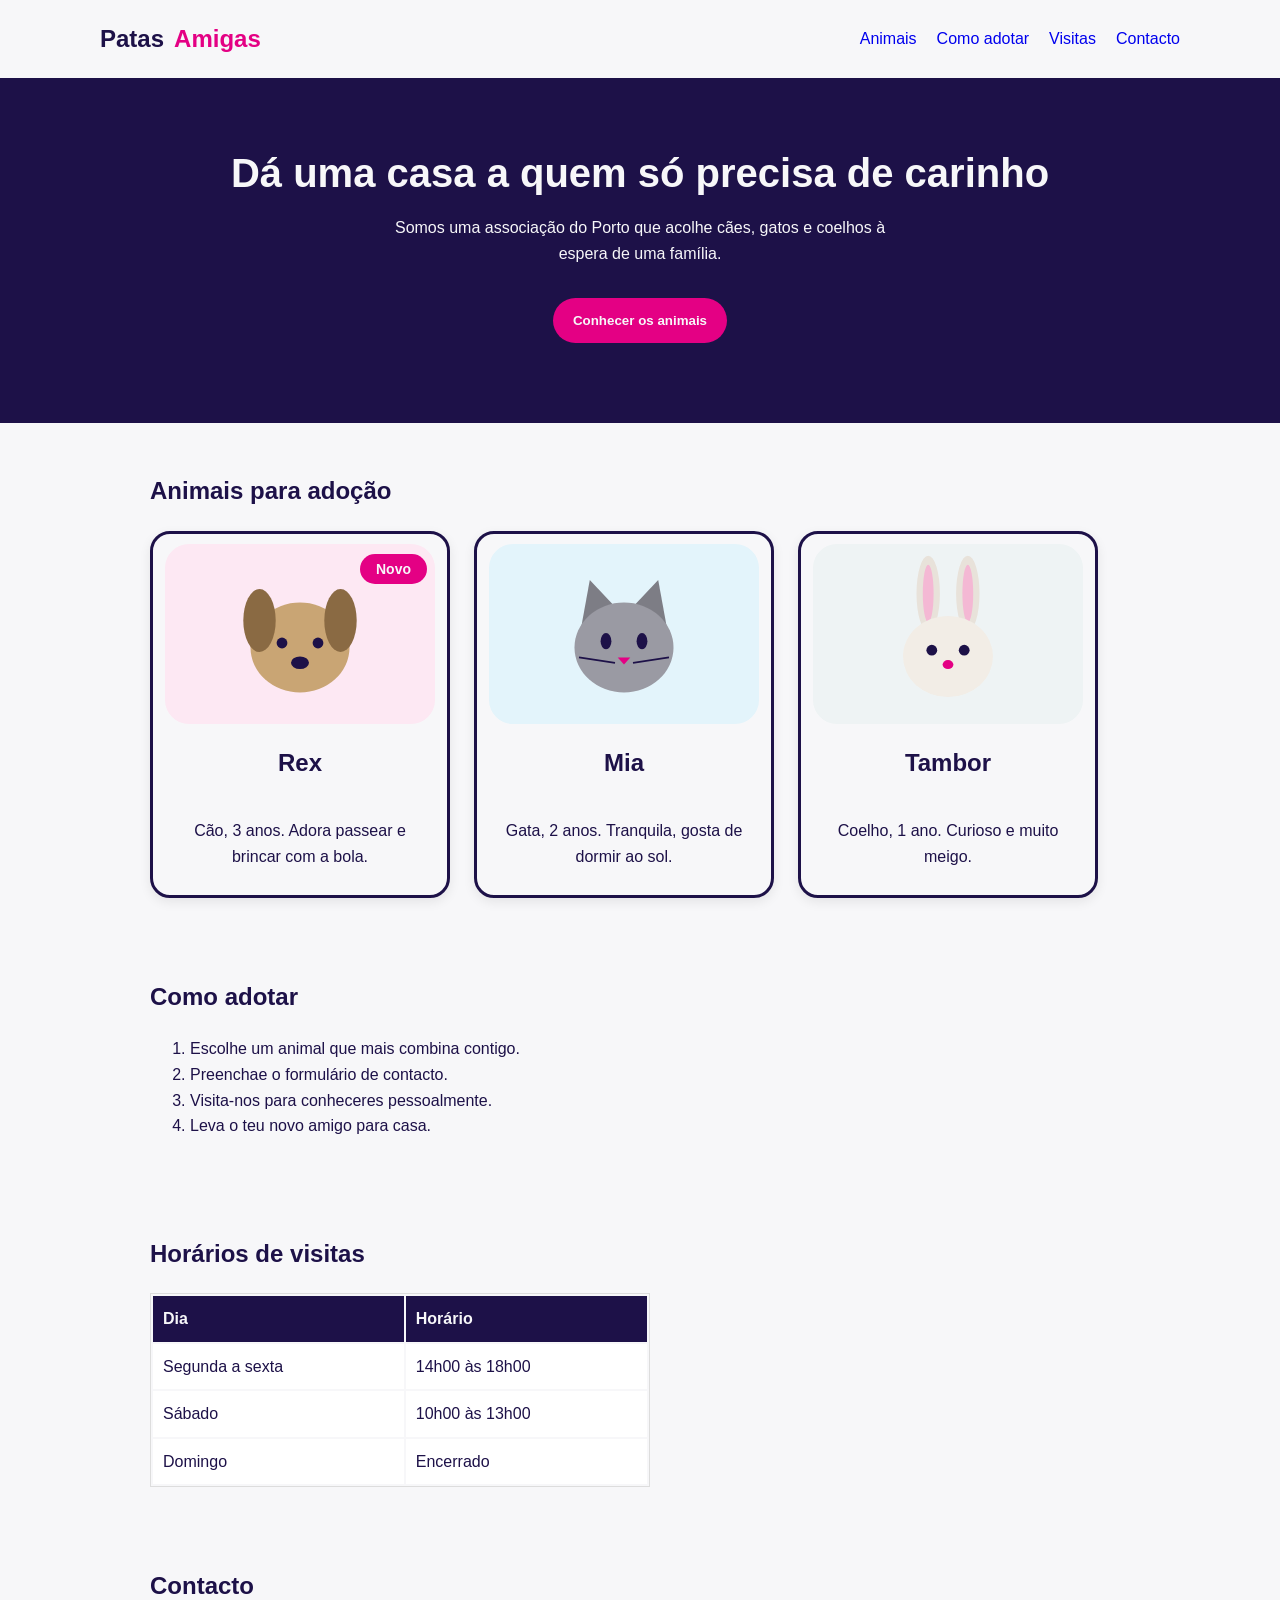
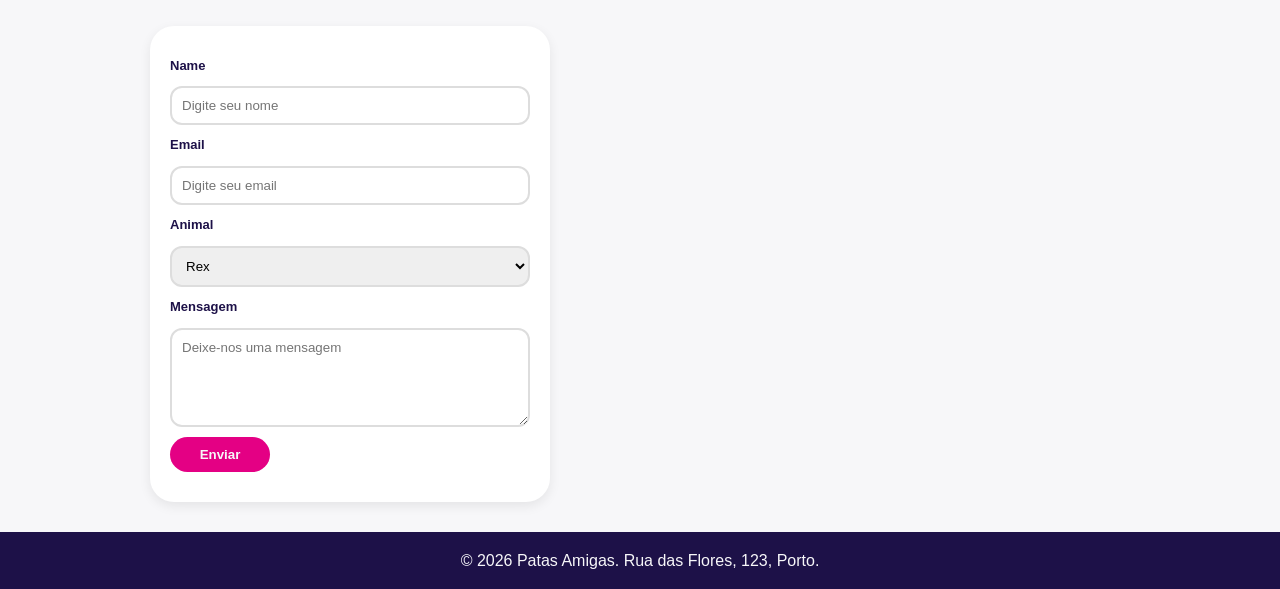
<file: index.html>
<!doctype html>
<html lang="pt-PT">
  <head>
    <meta charset="UTF-8" />
    <meta name="viewport" content="width=device-width, initial-scale=1.0" />
    <link rel="stylesheet" href="css/style.css" />
    <title>Patas Amigas</title>
  </head>
  <body>
    <header>
        <div class="header-text">
            <h2 class="text1">Patas</h2>
            <h2 class="text2">Amigas</h2>
        </div>
      <nav>
        <ul>
          <li><a href="html/paginaEmConstrucao.html">Animais</a></li>
          <li><a href="html/paginaEmConstrucao.html">Como adotar</a></li>
          <li><a href="html/paginaEmConstrucao.html">Visitas</a></li>
          <li><a href="html/paginaEmConstrucao.html">Contacto</a></li>
        </ul>
      </div>
    </header>

    <main>
        <section class="hero">
            <h1>Dá uma casa a quem só precisa de carinho</h1>
            <p>
            Somos uma associação do Porto que acolhe cães, gatos e coelhos à espera
            de uma família.
            </p>
            <button>Conhecer os animais</button>
        </section>

    <section class="animals">
        <h2>Animais para adoção</h2>
        <div class="animal-cards">
            <div id="card-1" class="card">
                <span class="badge-novo">Novo</span>
                <img src="assets/img/cao.svg" alt="Imagem de um Cão" />
                <h2>Rex</h2>
                <p>Cão, 3 anos. Adora passear e brincar com a bola.</p>
            </div>
            <div class="card">
                <img src="assets/img/gato.svg" alt="Imagem de um Gato" />
                <h2>Mia</h2>
                <p>Gata, 2 anos. Tranquila, gosta de dormir ao sol.</p>
            </div>
            <div class="card">
                <img src="assets/img/coelho.svg" alt="Imagem de um Coelho" />
                <h2>Tambor</h2>
                <p>Coelho, 1 ano. Curioso e muito meigo.</p>
            </div>
        </div>
    </section>

    <section class="list">
        <h2>Como adotar</h2>
        <ol>
            <li>Escolhe um animal que mais combina contigo.</li>
            <li>Preenchae o formulário de contacto.</li>
            <li>Visita-nos para conheceres pessoalmente.</li>
            <li>Leva o teu novo amigo para casa.</li>
        </ol>
    </section>

    <section class="hours">
        <h2>Horários de visitas</h2>
        <table>
            <tr>
                <th>Dia</th>
                <th>Horário</th>
            </tr>
            <tr>
                <td>Segunda a sexta</td>
                <td>14h00 às 18h00</td>
            </tr>
            <tr>
                <td>Sábado</td>
                <td>10h00 às 13h00</td>
            </tr>
            <tr>
                <td>Domingo</td>
                <td>Encerrado</td>
            </tr>
        </table>
    </section>

    <section class="form">
        <h2>Contacto</h2>
        
        <form action="index.html">
            <label for="name">Name</label>
            <input id="name" name="name" type="text" placeholder="Digite seu nome" required />

            <label for="email">Email</label>
            <input id="email" name="email" type="email" placeholder="Digite seu email" required />

            <label for="aniamals">Animal</label>
            <select id="animals" name="animals">
                <option value="Rex" selected>Rex</option>
                <option value="Mia">Mia</option>
                <option value="Tambor">Tambor</option>
            </select>

            <label for="message">Mensagem</label>
            <textarea id="message" name="message" rows="5" cols="30" placeholder="Deixe-nos uma mensagem"></textarea>

            <button type="submit">Enviar</button>
        </form>
    </section>
</main>

<footer>
   <p>
       &copy; 2026 Patas Amigas. Rua das Flores, 123, Porto.
   </p> 
</footer>

</body>
</html>
</file>
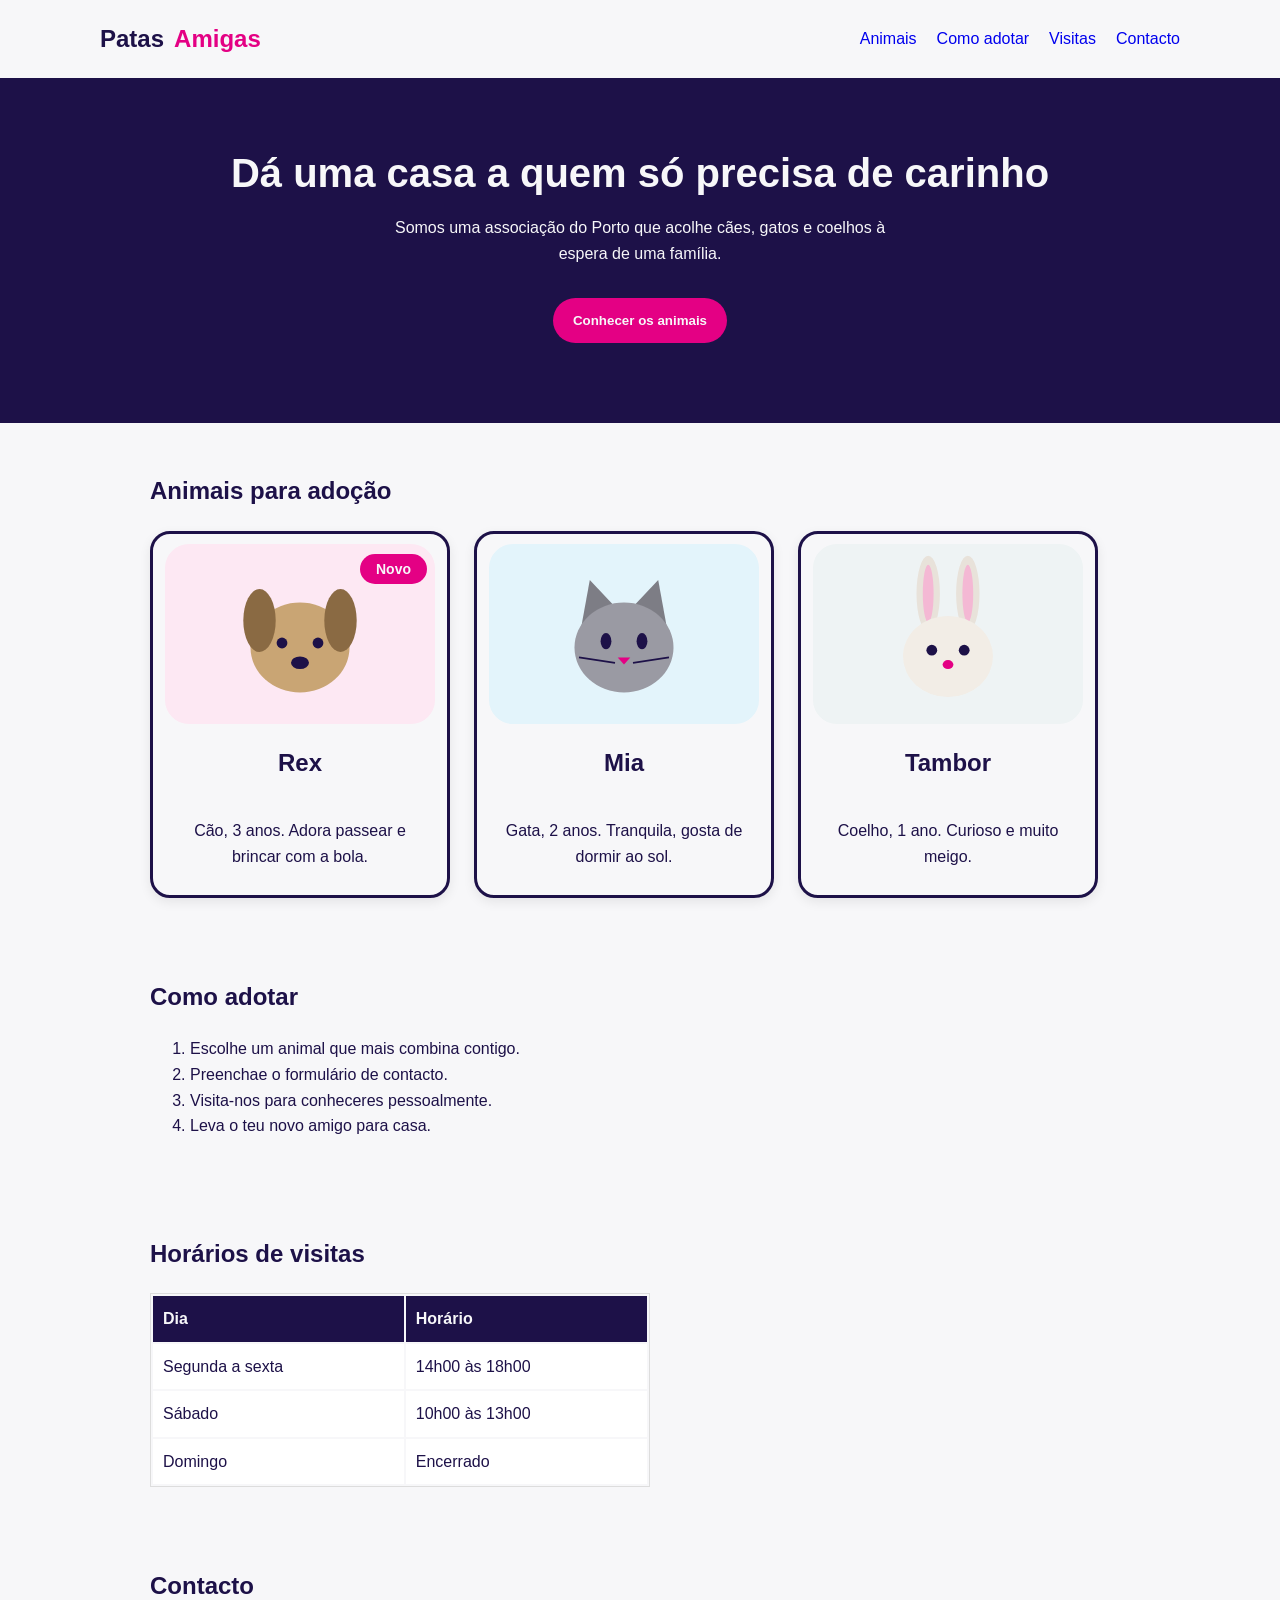
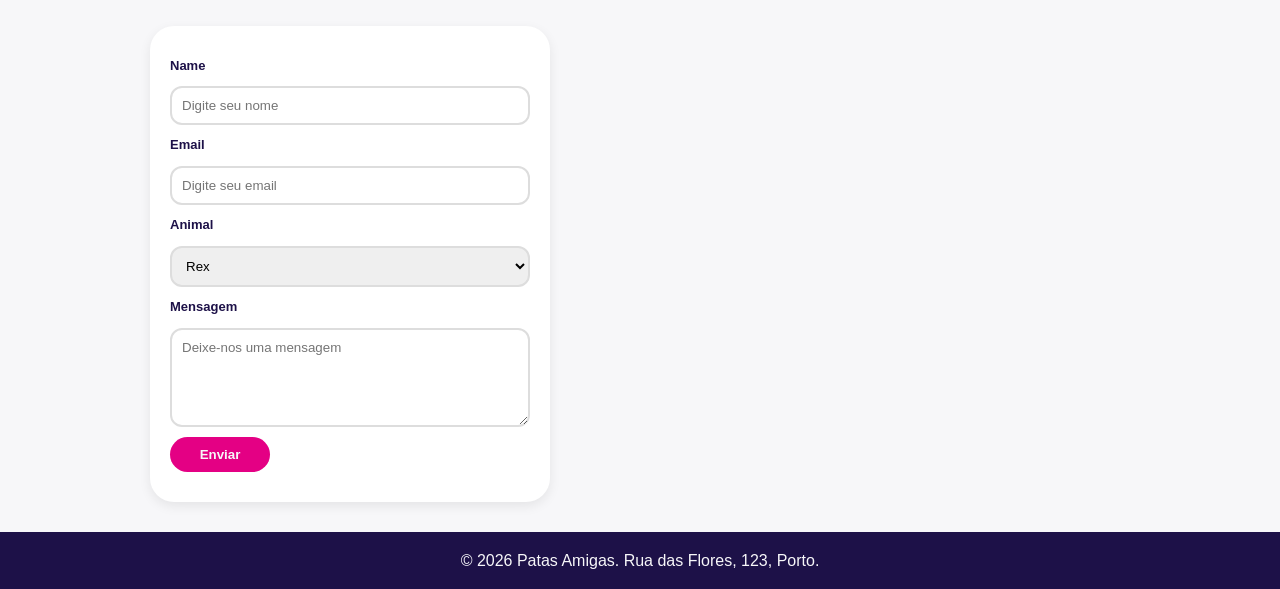
<file: html/index.html>
<!doctype html>
<html lang="pt-PT">
  <head>
    <meta charset="UTF-8" />
    <meta name="viewport" content="width=device-width, initial-scale=1.0" />
    <link rel="stylesheet" href="/css/style.css" />
    <title>Patas Amigas</title>
  </head>
  <body>
    <header>
        <div class="header-text">
            <h2 class="text1">Patas</h2>
            <h2 class="text2">Amigas</h2>
        </div>
      <nav>
        <ul>
          <li><a href="/html/paginaEmConstrucao.html">Animais</a></li>
          <li><a href="/html/paginaEmConstrucao.html">Como adotar</a></li>
          <li><a href="/html/paginaEmConstrucao.html">Visitas</a></li>
          <li><a href="/html/paginaEmConstrucao.html">Contacto</a></li>
        </ul>
      </div>
    </header>

    <main>
        <section class="hero">
            <h1>Dá uma casa a quem só precisa de carinho</h1>
            <p>
            Somos uma associação do Porto que acolhe cães, gatos e coelhos à espera
            de uma família.
            </p>
            <button>Conhecer os animais</button>
        </section>

    <section class="animals">
        <h2>Animais para adoção</h2>
        <div class="animal-cards">
            <div id="card-1" class="card">
                <span class="badge-novo">Novo</span>
                <img src="/assets/img/cao.svg" alt="Imagem de um Cão" />
                <h2>Rex</h2>
                <p>Cão, 3 anos. Adora passear e brincar com a bola.</p>
            </div>
            <div class="card">
                <img src="/assets/img/gato.svg" alt="Imagem de um Gato" />
                <h2>Mia</h2>
                <p>Gata, 2 anos. Tranquila, gosta de dormir ao sol.</p>
            </div>
            <div class="card">
                <img src="/assets/img/coelho.svg" alt="Imagem de um Coelho" />
                <h2>Tambor</h2>
                <p>Coelho, 1 ano. Curioso e muito meigo.</p>
            </div>
        </div>
    </section>

    <section class="list">
        <h2>Como adotar</h2>
        <ol>
            <li>Escolhe um animal que mais combina contigo.</li>
            <li>Preenchae o formulário de contacto.</li>
            <li>Visita-nos para conheceres pessoalmente.</li>
            <li>Leva o teu novo amigo para casa.</li>
        </ol>
    </section>

    <section class="hours">
        <h2>Horários de visitas</h2>
        <table>
            <tr>
                <th>Dia</th>
                <th>Horário</th>
            </tr>
            <tr>
                <td>Segunda a sexta</td>
                <td>14h00 às 18h00</td>
            </tr>
            <tr>
                <td>Sábado</td>
                <td>10h00 às 13h00</td>
            </tr>
            <tr>
                <td>Domingo</td>
                <td>Encerrado</td>
            </tr>
        </table>
    </section>

    <section class="form">
        <h2>Contacto</h2>
        
        <form action="index.html">
            <label for="name">Name</label>
            <input id="name" name="name" type="text" placeholder="Digite seu nome" />

            <label for="email">Email</label>
            <input id="email" name="email" type="email" placeholder="Digite seu email" required />

            <label for="aniamals">Animal</label>
            <select id="animals" name="animals">
                <option value="Rex" selected>Rex</option>
                <option value="Mia">Mia</option>
                <option value="Tambor">Tambor</option>
            </select>

            <label for="message">Mensagem</label>
            <textarea id="message" name="message" rows="5" cols="30" placeholder="Deixe-nos uma mensagem"></textarea>

            <button type="submit">Enviar</button>
        </form>
    </section>
</main>

<footer>
   <p>
       &copy; 2026 Patas Amigas. Rua das Flores, 123, Porto.
   </p> 
</footer>

</body>
</html>
</file>
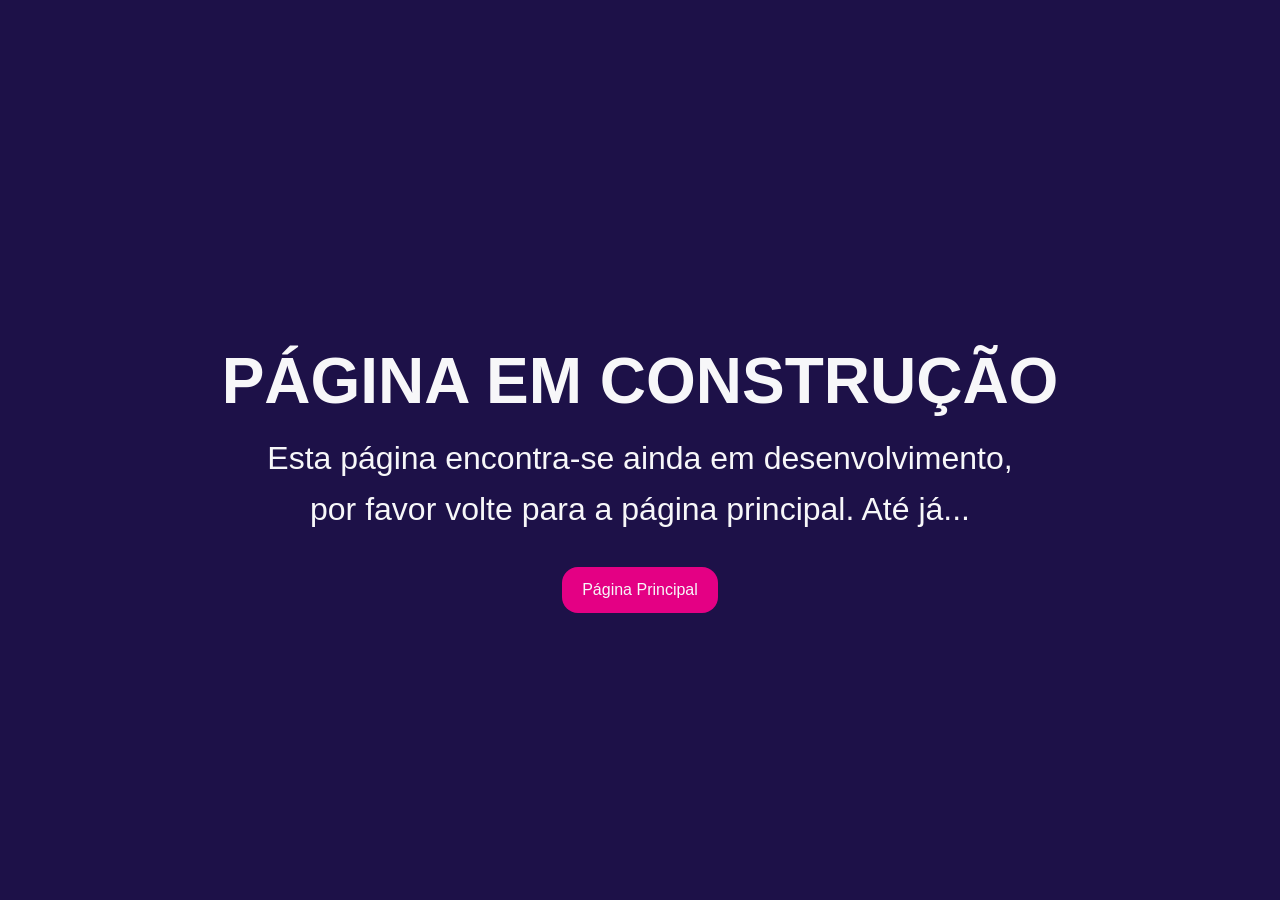
<file: html/paginaEmConstrucao.html>
<!doctype html>
<html lang="pt-PT">
  <head>
    <meta charset="UTF-8" />
    <meta name="viewport" content="width=device-width, initial-scale=1.0" />
    <link rel="stylesheet" href="../css/paginaEmConstrucao.css">
    <title>Página em contrução</title>
  </head>
  <body>
    <main>
      <h1>PÁGINA EM CONSTRUÇÃO</h1>
      <p>
        Esta página encontra-se ainda em desenvolvimento, por favor volte para a
        página principal. Até já...
      </p>
      <a href="../index.html">Página Principal</a>
    </main>
  </body>
</html>
</file>
<file: css/style.css>
* {
    font-family: Arial, Helvetica, sans-serif;
}

body {
    margin: 0;
    padding: 0;
    padding: none;
    line-height: 1.6;
    color: #1d1148;
    background-color: #f7f7f9;
}

/*Header da página*/

header {
    display: flex;
    padding: 0 100px;
    align-items: center;
    justify-content: space-between;
}

header .header-text {
    gap: 10px;
    display: flex;
}

header .text2 {
    color: #e40084;
}

header nav ul {
    gap: 20px;
    display: flex;
    list-style: none;
}

header nav ul li {
    cursor: pointer;
}
header nav ul li a {
    text-decoration: none;
}

header nav ul li a:hover {
    color: #b8006a;
    cursor: pointer;
}

/* Hero Section da página */

.hero {
    display: flex;
    color: #f7f7f9;
    padding: 30px 150px 80px;
    align-items: center;
    flex-direction: column;
    justify-content: center;
    background-color: #1d1148;
}

.hero h1 {
    font-size: 2.5rem;
    margin-bottom: 10px;
}

.hero p {
    width: 500px;
    margin-top: 0;
    text-align: center;
}

.hero button {
    border: none;
    color: #f7f7f9;
    margin-top: 15px;
    font-weight: bold;
    padding: 15px 20px;
    border-radius: 30px;
    cursor: pointer;
    background-color: #e40084;
}

.hero button:hover {
    background-color: #b8006a;
}

/*Animal Cards Section da página */

.animals {
    display: flex;
    padding: 30px 150px;
    flex-direction: column;


}

.animal-cards {
    gap: 24px;
    display: flex;
    flex-wrap: wrap;
    align-items: stretch;
    justify-content: start;

}

.card {
    width: 300px;
    padding: 10px;
    display: flex;
    position: relative;
    text-align: center;
    align-items: center;
    border-radius: 20px;
    box-sizing: border-box;
    flex-direction: column;
    border: 3px solid #1d1148;
    justify-content: space-between;
    box-shadow: 0 4px 12px rgba(0, 0, 0, 0.08);
    transition: transform 0.2s ease, box-shadow 0.2s ease;
}

.card:hover {
    transform: translateY(-4px);
    box-shadow: 0 8px 24px rgba(0, 0, 0, 0.12);
}

.badge-novo {
    top: 20px;
    right: 20px;
    font-size: 14px;
    color: #f7f7f9;
    padding: 4px 16px;
    font-weight: bold;
    position: absolute;
    border-radius: 24px;
    background-color: #e40084;

}

.card img {
    width: 270px;
    object-fit: cover;
    border-radius: 24px;
}

.card p {
    padding: 0px 10px;
}

/*Como Adotar Section da página */

.list {
    padding: 30px 150px;
}

/*Hours Section da página */

.hours {
    padding: 30px 150px;
    max-width: 500px;
}

table {
    width: 100%;
    border: 1px solid #ddd;
}

th {
    color: #f7f7f9;
    background-color: #1d1148;
}

td {
    background-color: #fff;
}

td,
th {
    padding: 10px;
    text-align: left;
    border: #ddd;
}

/*Contact Section da página */

.form {
    width: 400px;
    padding: 30px 150px;
}

form {
    gap: 10px;
    display: flex;
    font-size: small;
    padding: 30px 20px;
    font-weight: bolder;
    border-radius: 24px;
    flex-direction: column;
    background-color: #fff;
    box-shadow: 0 4px 12px rgba(0, 0, 0, 0.08);
    transition: transform 0.2s ease, box-shadow 0.2s ease;
}

form input, select, textarea {
    padding: 10px;
    border-radius: 12px;
    border: 2px solid #ddd;
}

form button {
    border: none;
    width: 100px;
    padding: 10px;
    cursor: pointer;
    color: #f7f7f9;
    font-weight: bold;
    border-radius: 16px;
    border-radius: 30px;
    background-color: #e40084
}

form button:hover {
    background-color: #b8006a
}

footer {
    display: flex;
    color: #f7f7f9;
    justify-content: center;
    background-color: #1d1148;
}
</file>
<file: css/paginaEmConstrucao.css>
* {
    font-family: Arial, Helvetica, sans-serif;
}

body {
    margin: 0;
    padding: 0;
    padding: none;
    line-height: 1.6;
    color: #f7f7f9;
    height: 100vh;
    background-color: #1d1148;
}

main {
    display: flex;
    height: 100%;
    flex-direction: column;
    justify-content: center;
    align-items: center;
}

main h1 {
    font-size: 4rem;
    margin-bottom: 0px;
}

main p {
    margin-top: 0px;
    font-size: 2rem;
    text-align: center;
    padding: 0px 250px;
    font-weight: lighter;
}

main a {
    color: #f7f7f9;
    padding: 10px 20px;
    border-radius: 16px;
    text-decoration: none;
    background-color: #e40084;
    transition: transform 0.2s ease, box-shadow 0.2s ease;
}

main a:hover {
    transform: translateY(-3px);
    box-shadow: 0 8px 16px #b8006a;
}
</file>
